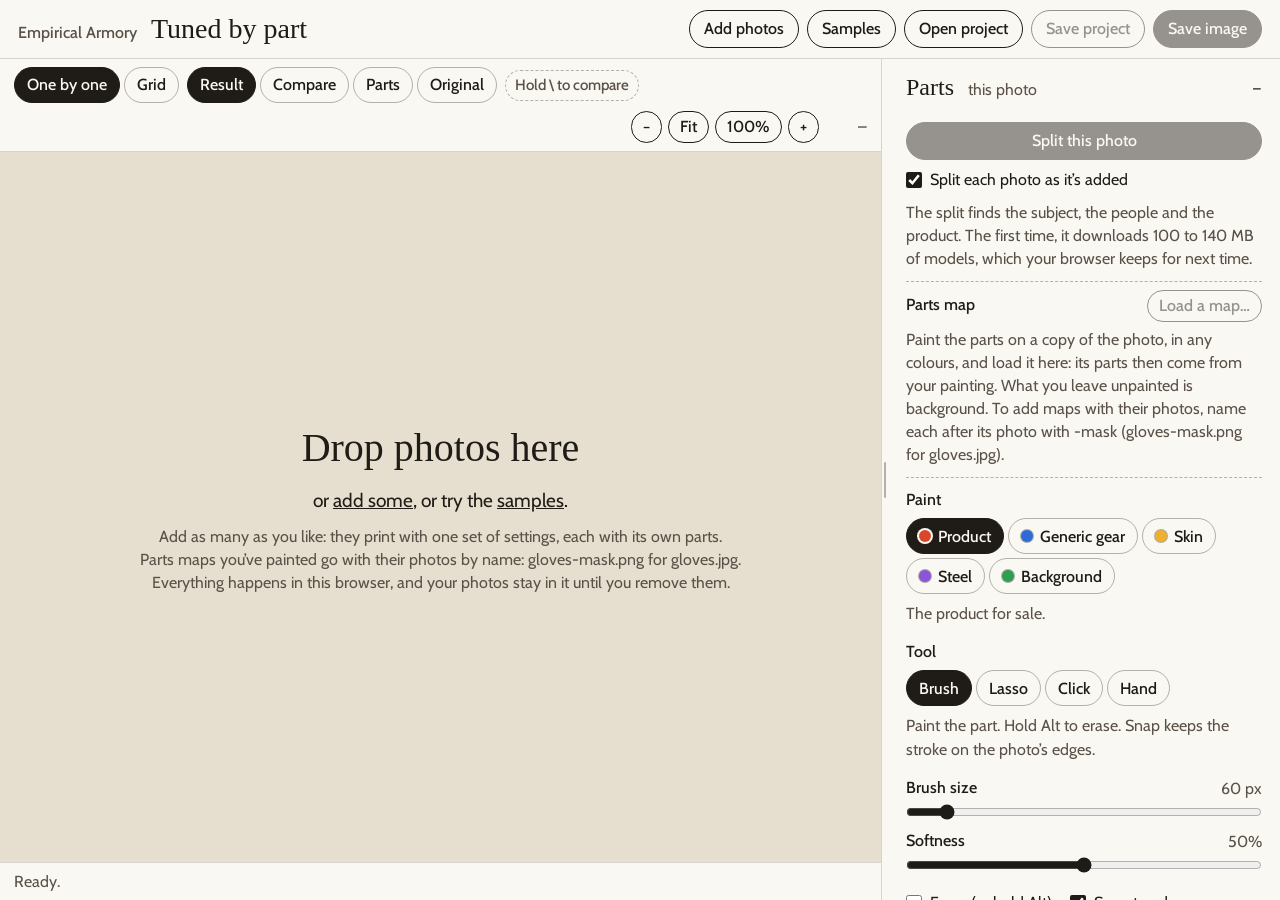
<file: index.html>
<!doctype html>
<html lang="en">
<head>
<meta charset="utf-8">
<meta name="viewport" content="width=device-width, initial-scale=1">
<title>Tuned by part · Empirical Armory</title>
<meta name="description" content="Print a batch of photos in Empirical Armory's inks with the toned colour, tuned part by part: the product, generic gear, skin and the background.">
<link rel="preconnect" href="https://fonts.googleapis.com">
<link rel="preconnect" href="https://fonts.gstatic.com" crossorigin>
<link rel="stylesheet" href="https://fonts.googleapis.com/css2?family=Cabin:wght@400;500;600&family=IM+Fell+English&display=swap">
<link rel="stylesheet" href="assets/ea.css">
<link rel="stylesheet" href="src/tuner.css">
<link rel="icon" href="data:image/svg+xml,%3Csvg xmlns='http://www.w3.org/2000/svg' viewBox='0 0 32 32'%3E%3Crect width='32' height='32' rx='6' fill='%231F1B16'/%3E%3Ccircle cx='16' cy='16' r='8' fill='%23E6DFCF'/%3E%3C/svg%3E">
</head>
<body>
<header class="top">
  <div class="title"><span class="home">Empirical Armory</span><h1>Tuned by part</h1></div>
  <div class="file">
    <label class="btn" title="Add photos (or drop them on the page, a folder too)">Add photos<input type="file" id="fileInput" accept="image/*" multiple hidden></label>
    <button class="btn" id="btnSamples" type="button">Samples</button>
    <label class="btn" title="Open a project (.tuned.zip, or an older .tuned.json)">Open project<input type="file" id="projInput" accept=".zip,.json,application/zip,application/json" hidden></label>
    <button class="btn" id="btnSaveProject" type="button" disabled title="Save the batch: every photo, its parts and the settings">Save project</button>
    <button class="btn" id="btnExportAll" type="button" hidden>Save all</button>
    <button class="btn primary" id="btnExport" type="button" disabled title="Save this photo (Cmd/Ctrl+S)">Save image</button>
  </div>
</header>

<main class="app" id="app">
  <section class="viewer" aria-label="Photos">
    <div class="viewtools">
      <div class="seg" id="segDisplay" role="group" aria-label="Display">
        <button type="button" data-v="one" aria-pressed="true" title="One photo at a time, with the batch below it (G)">One by one</button>
        <button type="button" data-v="grid" aria-pressed="false" title="The whole batch as a grid (G)">Grid</button>
      </div>
      <div class="seg" id="segView" role="group" aria-label="Show">
        <button type="button" data-v="result" aria-pressed="true" title="The printed result (R)">Result</button>
        <button type="button" data-v="compare" aria-pressed="false" title="The original and the result either side of a line you drag (V)">Compare</button>
        <button type="button" data-v="parts" aria-pressed="false" title="The parts over the photo, each in its own colour (P)">Parts</button>
        <button type="button" data-v="original" aria-pressed="false" title="The photo as it came (O)">Original</button>
      </div>
      <button type="button" class="holdbtn" id="btnHold" aria-pressed="false" title="Hold this, or hold the \ key, to see the original for as long as you hold">Hold \ to compare</button>
      <div class="nav" id="nav" hidden>
        <button class="btn small" type="button" id="navPrev" aria-label="Previous photo" title="Previous photo (←)">‹</button>
        <span class="pos" id="navPos">1 of 1</span>
        <button class="btn small" type="button" id="navNext" aria-label="Next photo" title="Next photo (→)">›</button>
      </div>
      <div class="zoom" id="zoomTools">
        <button class="btn small" type="button" id="zoomOut" aria-label="Zoom out">−</button>
        <button class="btn small" type="button" id="zoomFit" title="Fit (F)">Fit</button>
        <button class="btn small" type="button" id="zoom100" title="Actual pixels">100%</button>
        <button class="btn small" type="button" id="zoomIn" aria-label="Zoom in">+</button>
        <span class="zv" id="zoomVal">–</span>
      </div>
      <div class="gridtools" id="gridTools" hidden>
        <label class="tsize"><span>Size</span><input type="range" id="tileSize" min="110" max="560" step="10" value="220" aria-label="Tile size"></label>
        <button class="btn small" type="button" id="btnRemoveAll">Remove all</button>
      </div>
    </div>
    <div class="viewarea" id="viewarea">
      <div class="viewport" id="viewport" tabindex="0" aria-label="Photo canvas: drop photos here">
        <div class="stage" id="stage">
          <canvas id="glCanvas"></canvas>
          <canvas id="origCanvas"></canvas>
          <canvas id="overlayCanvas"></canvas>
        </div>
        <canvas id="uiCanvas"></canvas>
        <div class="empty" id="empty">
          <h2>Drop photos here</h2>
          <p>or <label class="link">add some<input type="file" id="fileInput2" accept="image/*" multiple hidden></label>, or try the <button type="button" class="link" id="btnSamples2">samples</button>.</p>
          <p class="small">Add as many as you like: they print with one set of settings, each with its own parts.<br>Parts maps you’ve painted go with their photos by name: gloves-mask.png for gloves.jpg.<br>Everything happens in this browser, and your photos stay in it until you remove them.</p>
        </div>
      </div>
      <div class="grid" id="grid" hidden role="listbox" aria-label="The batch" tabindex="0"></div>
      <div class="legend" id="legend" hidden aria-label="Parts colours"></div>
    </div>
    <div class="film" id="film" hidden role="listbox" aria-label="The batch"></div>
    <div class="status" id="status" role="status" aria-live="polite">Ready.</div>
  </section>

  <div class="splitter" id="splitter" role="separator" aria-orientation="vertical" aria-label="Resize the side panel" tabindex="0" title="Drag to resize; double-click to reset"></div>

  <aside class="panel" id="panel" aria-label="Settings">
    <details class="sec" open>
      <summary><span>Parts <span class="scope">this photo</span></span></summary>
      <div class="row">
        <button class="btn primary" type="button" id="btnSplit" disabled>Split this photo again</button>
        <label class="chk"><input type="checkbox" id="chkAutoSplit" checked> Split each photo as it’s added</label>
      </div>
      <p class="note" id="splitNote">The split finds the subject, the people and the product. The first time, it downloads 100 to 140 MB of models, which your browser keeps for next time.</p>
      <div class="row" id="rowWhole" hidden>
        <span class="lab">The whole subject is</span>
        <div class="btns"><button class="btn small" type="button" data-whole="gear"><span class="dot" data-part="gear"></span>Product</button><button class="btn small" type="button" data-whole="kit"><span class="dot" data-part="kit"></span>Generic gear</button></div>
      </div>
      <div class="mapbox" id="mapBox">
        <div class="maphead">
          <span class="lab">Parts map</span>
          <label class="btn small" id="btnMapLoad" title="An image of this photo with its parts painted in colours of your own"><span class="t">Load a map…</span><input type="file" id="mapInput" accept="image/*" multiple hidden></label>
          <button class="mini" type="button" id="btnMapRemove" hidden>Remove</button>
        </div>
        <p class="hint" id="mapHint">Paint the parts on a copy of the photo, in any colours, and load it here: its parts then come from your painting. What you leave unpainted is background. To add maps with their photos, name each after its photo with -mask (gloves-mask.png for gloves.jpg).</p>
        <div class="mapon" id="mapOn" hidden>
          <p class="note" id="mapInfo"></p>
          <div class="mapkey" id="mapKey" role="table" aria-label="The map’s colours and their parts"></div>
          <div class="row tight" id="rowUnmarked">
            <span class="lab">Not painted</span>
            <div class="seg" id="segUnmarked" role="group" aria-label="What isn’t painted">
              <button type="button" data-v="place" aria-pressed="true">Background</button>
              <button type="button" data-v="auto" aria-pressed="false">The auto split</button>
            </div>
          </div>
          <label class="chk"><input type="checkbox" id="chkMapSnap" checked> Snap the map’s edges to the photo’s</label>
          <div class="btns"><button class="btn small" type="button" id="btnMapApply" hidden>Re-apply the map</button></div>
          <p class="hint">Each colour’s part, Not painted and Snap hold for every photo’s map.</p>
        </div>
      </div>
      <div class="row">
        <span class="lab">Paint</span>
        <div class="seg parts" id="segPart" role="group" aria-label="Part to paint"></div>
        <p class="hint" id="partHint"></p>
      </div>
      <div class="row">
        <span class="lab">Tool</span>
        <div class="seg" id="segTool" role="group" aria-label="Tool">
          <button type="button" data-v="brush" aria-pressed="true" title="Brush (B)">Brush</button>
          <button type="button" data-v="lasso" aria-pressed="false" title="Lasso, point by point (L)">Lasso</button>
          <button type="button" data-v="click" aria-pressed="false" title="Click an object to select it (C)">Click</button>
          <button type="button" data-v="hand" aria-pressed="false" title="Move the view (H, or hold Space)">Hand</button>
        </div>
        <p class="hint" id="toolHint"></p>
      </div>
      <div class="row" id="rowBrush">
        <label class="sl"><span class="lab">Brush size</span><input type="range" id="brushSize" min="2" max="600" step="1" value="60"><output id="brushSizeV">60 px</output></label>
        <label class="sl"><span class="lab">Softness</span><input type="range" id="brushSoft" min="0" max="100" step="1" value="50"><output id="brushSoftV">50%</output></label>
      </div>
      <div class="row inline">
        <label class="chk"><input type="checkbox" id="chkErase"> Erase (or hold Alt)</label>
        <label class="chk"><input type="checkbox" id="chkSnap" checked> Snap to edges</label>
      </div>
      <div class="row">
        <label class="sl"><span class="lab">Parts overlay</span><input type="range" id="overlayOp" min="10" max="100" step="1" value="55"><output id="overlayOpV">55%</output></label>
      </div>
      <div class="row btns">
        <button class="btn small" type="button" id="btnUndo" disabled title="Undo (Cmd/Ctrl+Z)">Undo</button>
        <button class="btn small" type="button" id="btnRedo" disabled title="Redo (Shift+Cmd/Ctrl+Z)">Redo</button>
        <button class="btn small" type="button" id="btnClearPart" disabled>Clear this part</button>
        <button class="btn small" type="button" id="btnClearAll" disabled>Clear all parts</button>
      </div>
    </details>

    <details class="sec" open>
      <summary><span>Colour by part <span class="scope">every photo</span></span></summary>
      <div class="row">
        <span class="lab">Mixes</span>
        <div class="seg" id="segMix" role="group" aria-label="Mixes"></div>
        <p class="hint" id="mixHint"></p>
      </div>
      <div id="partsColour"></div>
      <div class="row">
        <span class="lab">Your presets</span>
        <div class="btns"><button class="btn small" type="button" id="btnSavePreset">Save these settings</button></div>
        <ul class="presets" id="presetList"></ul>
      </div>
    </details>

    <details class="sec">
      <summary><span>Ink <span class="scope">every photo</span></span></summary>
      <div class="row">
        <div class="seg" id="segInk" role="group" aria-label="Ink">
          <button type="button" data-v="fine" aria-pressed="true">Fine ink</button>
          <button type="button" data-v="story" aria-pressed="false">Story ink</button>
        </div>
        <p class="hint">Fine ink, a clean duotone, sells the product. Story ink, with the gravure grain, tells people, places and the story (D116).</p>
      </div>
      <div class="grp" id="grpFine">
        <label class="sl"><span class="lab">Black point</span><input type="range" data-p="ink.fine.blackPct" min="0" max="5" step="0.1"><output></output></label>
        <label class="sl"><span class="lab">White point</span><input type="range" data-p="ink.fine.whitePct" min="90" max="100" step="0.1"><output></output></label>
        <label class="chk"><input type="checkbox" data-p="ink.fine.whiteFromPlace"> White point from the background, so a sweep lands exactly on the paper</label>
        <label class="sl"><span class="lab">Curve</span><input type="range" data-p="ink.fine.curve" min="0" max="1" step="0.01"><output></output></label>
        <label class="sl"><span class="lab">Highlights to the substrate</span><input type="range" data-p="ink.fine.roll" min="0.02" max="0.3" step="0.01"><output></output></label>
        <label class="chk"><input type="checkbox" data-p="ink.fine.dither"> Dither against banding</label>
      </div>
      <div class="grp" id="grpStory" hidden>
        <label class="sl"><span class="lab">White point</span><input type="range" data-p="ink.story.whitePct" min="90" max="100" step="0.1"><output></output></label>
        <label class="sl"><span class="lab">Black point</span><input type="range" data-p="ink.story.blackPct" min="0" max="5" step="0.1"><output></output></label>
        <label class="sl"><span class="lab">Contrast</span><input type="range" data-p="ink.story.gamma" min="0.5" max="1.8" step="0.01"><output></output></label>
        <label class="sl"><span class="lab">Grain</span><input type="range" data-p="ink.story.grain" min="0" max="0.6" step="0.01"><output></output></label>
        <label class="sl"><span class="lab">Grain size</span><input type="range" data-p="ink.story.grainSize" min="0.3" max="2.5" step="0.05"><output></output></label>
        <label class="sl"><span class="lab">Highlights to the substrate</span><input type="range" data-p="ink.story.roll" min="0.02" max="0.3" step="0.01"><output></output></label>
      </div>
      <div class="row">
        <span class="lab">Ink colours</span>
        <div class="colours">
          <label><input type="color" data-p="ink.colours.ink"> Ink</label>
          <label><input type="color" data-p="ink.colours.paper"> Paper</label>
          <label><input type="color" data-p="ink.colours.sub"> Substrate</label>
        </div>
        <div class="btns"><button class="btn small" type="button" id="btnInkReset">Back to the house inks</button></div>
      </div>
      <div class="row">
        <span class="lab">White balance</span>
        <div class="seg" id="segWB" role="group" aria-label="White balance">
          <button type="button" data-v="auto" aria-pressed="true">Auto</button>
          <button type="button" data-v="pick" aria-pressed="false">Pick a grey</button>
          <button type="button" data-v="off" aria-pressed="false">Off</button>
        </div>
        <label class="sl"><span class="lab">Strength</span><input type="range" data-p="wb.strength" min="0" max="1" step="0.05"><output></output></label>
        <p class="hint" id="wbHint">Auto balances each photo on its own brightest near-greys. In a warm room, 60% keeps some warmth (D121).</p>
      </div>
    </details>

    <details class="sec" id="secExport">
      <summary><span>Save</span></summary>
      <div class="row">
        <span class="lab">Format</span>
        <div class="seg" id="segFormat" role="group" aria-label="Format">
          <button type="button" data-v="jpeg" aria-pressed="true">JPEG</button>
          <button type="button" data-v="png" aria-pressed="false">PNG</button>
          <button type="button" data-v="webp" aria-pressed="false">WebP</button>
        </div>
        <label class="sl" id="rowQuality"><span class="lab">Quality</span><input type="range" id="exportQ" min="50" max="100" step="1" value="88"><output id="exportQV">88</output></label>
      </div>
      <div class="row">
        <label class="field"><span class="lab">File name of this photo</span><input type="text" id="exportName" placeholder="gabriel-01-main" spellcheck="false"></label>
        <p class="hint" id="saveSize">Each photo is saved at its own size.</p>
      </div>
      <div class="row btns">
        <button class="btn primary" type="button" id="btnExport2" disabled>Save this photo</button>
        <button class="btn" type="button" id="btnExportAll2" hidden>Save all</button>
      </div>
      <p class="hint">The ink is drawn at full size, so story ink’s grain stays crisp. Transparent backgrounds save as PNG. Save all makes one .zip.</p>
    </details>
  </aside>
</main>

<dialog id="samplesDlg" aria-labelledby="samplesTitle">
  <form method="dialog" class="dlg">
    <div class="dlghead"><h2 id="samplesTitle">Samples</h2><button class="btn small" value="close">Close</button></div>
    <p class="hint">Openly licensed stand-ins, to try the tool before your own photos. <button type="button" class="link" id="btnAllSamples">Add all five</button></p>
    <div class="samplegrid" id="sampleGrid"></div>
  </form>
</dialog>

<dialog id="presetDlg" aria-labelledby="presetTitle">
  <form method="dialog" class="dlg small">
    <div class="dlghead"><h2 id="presetTitle">Save these settings</h2></div>
    <label class="field"><span class="lab">Name</span><input type="text" id="presetName" required placeholder="e.g. Gloves on paper"></label>
    <div class="btns end"><button class="btn" value="cancel" formnovalidate>Cancel</button><button class="btn primary" value="save">Save</button></div>
  </form>
</dialog>

<dialog id="confirmDlg" aria-labelledby="confirmTitle">
  <form method="dialog" class="dlg small">
    <div class="dlghead"><h2 id="confirmTitle">Remove?</h2></div>
    <p id="confirmText"></p>
    <div class="btns end"><button class="btn" value="cancel">Cancel</button><button class="btn primary" value="ok" id="confirmOk">Remove</button></div>
  </form>
</dialog>

<script type="module" src="src/app.js"></script>
</body>
</html>
</file>
<file: assets/ea.css>
/* Empirical Armory house tokens, shared by the photo tools. Type follows D102: Fell only at 24px and above,
   Cabin for reading (19px body, 16px small) and Medium for labels; no italics, letter-spacing or small caps. */
:root {
  --ink: #1F1B16;
  --faded: #5A5148;
  --paper: #E6DFCF;
  --sub: #FAF8F3;
  --toned: #D7CAB3;
  --foxing: #C3A57F;
  --verm: #AA3611;
  --line: rgba(31, 27, 22, 0.16);
  --line-strong: rgba(31, 27, 22, 0.32);
  --fell: 'IM Fell English', Georgia, serif;
  --cabin: Cabin, system-ui, -apple-system, 'Segoe UI', sans-serif;
}
* { box-sizing: border-box; }
html, body { margin: 0; }
body { background: var(--paper); color: var(--ink); font: 400 16px/1.45 var(--cabin); -webkit-font-smoothing: antialiased; }
h1, h2, h3 { font-family: var(--fell); font-weight: 400; margin: 0; }
p { margin: 0; }
a { color: var(--ink); }
button, input, select { font: inherit; color: inherit; }
:focus-visible { outline: 2px solid var(--verm); outline-offset: 2px; }
[hidden] { display: none !important; }

.btn { display: inline-flex; align-items: center; justify-content: center; gap: 6px; font: 500 16px/1.2 var(--cabin); border: 1px solid var(--ink); background: transparent; color: var(--ink); padding: 7px 14px; min-height: 38px; border-radius: 999px; cursor: pointer; white-space: nowrap; text-decoration: none; }
.btn:hover { background: rgba(31, 27, 22, 0.06); }
.btn.primary { background: var(--ink); color: var(--sub); }
.btn.primary:hover { background: #3a332b; }
.btn:disabled { opacity: 0.45; cursor: default; }
.btn.small { min-height: 32px; padding: 4px 11px; }

.seg { display: inline-flex; flex-wrap: wrap; gap: 4px; }
.seg button { font: 500 16px/1.2 var(--cabin); border: 1px solid var(--line-strong); background: transparent; color: var(--ink); padding: 6px 12px; min-height: 36px; border-radius: 999px; cursor: pointer; }
.seg button:hover { border-color: var(--ink); }
.seg button[aria-pressed='true'] { background: var(--ink); color: var(--sub); border-color: var(--ink); }
</file>
<file: src/tuner.css>
html, body { height: 100%; }
body { display: grid; grid-template-rows: auto 1fr; overflow: hidden; }

.top { display: flex; align-items: center; justify-content: space-between; gap: 12px 20px; flex-wrap: wrap; padding: 10px 18px; background: var(--sub); border-bottom: 1px solid var(--line); }
.top .title { display: flex; align-items: baseline; gap: 14px; }
.top .home { font: 500 16px var(--cabin); color: var(--faded); }
.top h1 { font-size: 28px; line-height: 1.1; }
.top .file { display: flex; flex-wrap: wrap; gap: 8px; }

/* the photo area, a handle to drag, and the panel (its width is yours: --panel-w) */
.app { display: grid; grid-template-columns: minmax(0, 1fr) 7px var(--panel-w, 392px); min-height: 0; }
.viewer { display: grid; grid-template-rows: auto minmax(0, 1fr) auto auto; min-width: 0; min-height: 0; }
.viewtools { display: flex; align-items: center; gap: 8px 8px; flex-wrap: wrap; padding: 8px 14px; border-bottom: 1px solid var(--line); background: var(--sub); }
.viewtools .holdbtn { font: 500 15px/1 var(--cabin); color: var(--faded); background: none; border: 1px dashed var(--line-strong); border-radius: 999px; padding: 7px 9px; cursor: pointer; user-select: none; touch-action: none; white-space: nowrap; }
.viewtools .holdbtn:hover { color: var(--ink); border-color: var(--ink); }
.viewtools .holdbtn.on { color: var(--sub); background: var(--ink); border: 1px solid var(--ink); }
.viewtools .holdbtn:focus-visible { outline: 2px solid var(--verm); outline-offset: 2px; }
.viewtools .nav { display: flex; align-items: center; gap: 6px; }
.viewtools .nav .pos { min-width: 50px; text-align: center; color: var(--faded); font-variant-numeric: tabular-nums; }
.viewtools .zoom, .viewtools .gridtools { margin-left: auto; display: flex; align-items: center; gap: 6px; }
.viewtools .zv { min-width: 42px; text-align: right; color: var(--faded); font-variant-numeric: tabular-nums; }
.viewtools .tsize { display: flex; align-items: center; gap: 8px; color: var(--faded); }
.viewtools .tsize input { width: 140px; accent-color: var(--ink); }

.splitter { cursor: col-resize; background: var(--sub); border-left: 1px solid var(--line); position: relative; touch-action: none; outline: none; }
.splitter::after { content: ''; position: absolute; top: 50%; left: 2px; width: 2px; height: 36px; margin-top: -18px; border-radius: 2px; background: var(--line-strong); }
.splitter:hover::after, .splitter:focus-visible::after, .splitter.dragging::after { background: var(--ink); }
.splitter:focus-visible { box-shadow: inset 0 0 0 2px var(--verm); }
body.resizing, body.resizing * { cursor: col-resize !important; user-select: none; }

.viewarea { position: relative; min-height: 0; min-width: 0; display: grid; }
.viewarea > * { grid-area: 1 / 1; }
.viewport { position: relative; overflow: hidden; background: var(--paper); outline: none; cursor: crosshair; touch-action: none; min-height: 0; }
.viewport.tool-hand, .viewport.space { cursor: grab; }
.viewport.grabbing { cursor: grabbing; }
.viewport.tool-click { cursor: pointer; }
.viewport.picking { cursor: copy; }
.viewport.tool-brush { cursor: none; }
.viewport.wipe { cursor: ew-resize; }
.viewport.dragover, .grid.dragover { box-shadow: inset 0 0 0 3px var(--verm); }
/* with no photo there's nothing to paint or compare: the ordinary pointer (the links keep their hand) */
body:not(.has-photo) .viewport, .viewport.nophoto { cursor: default; }
.stage { position: absolute; left: 0; top: 0; transform-origin: 0 0; box-shadow: 0 0 0 1px rgba(31, 27, 22, 0.18), 0 6px 24px rgba(31, 27, 22, 0.12); }
.stage canvas { position: absolute; inset: 0; width: 100%; height: 100%; display: block; }
.stage.pixelated canvas { image-rendering: pixelated; }
.transparent .stage, .transparent .tbox canvas { background-color: #fff; background-image: linear-gradient(45deg, #d9d4ca 25%, transparent 25%), linear-gradient(-45deg, #d9d4ca 25%, transparent 25%), linear-gradient(45deg, transparent 75%, #d9d4ca 75%), linear-gradient(-45deg, transparent 75%, #d9d4ca 75%); background-size: 24px 24px; background-position: 0 0, 0 12px, 12px -12px, -12px 0; }
.transparent .tbox canvas { background-size: 12px 12px; background-position: 0 0, 0 6px, 6px -6px, -6px 0; }
#uiCanvas { position: absolute; left: 0; top: 0; pointer-events: none; }
.empty { position: absolute; inset: 0; display: grid; place-content: center; text-align: center; gap: 10px; padding: 24px; }
.empty h2 { font-size: 40px; }
.empty p { font-size: 19px; }
.empty .small { font-size: 16px; color: var(--faded); }
.link { font: inherit; color: var(--ink); text-decoration: underline; background: none; border: 0; padding: 0; cursor: pointer; }
.has-photo .empty { display: none; }
body:not(.has-photo) .stage { visibility: hidden; }

/* the parts' colours, named */
.legend { align-self: end; justify-self: start; margin: 10px; z-index: 3; display: flex; flex-wrap: wrap; gap: 4px 12px; padding: 6px 10px; background: rgba(250, 248, 243, 0.92); border: 1px solid var(--line); border-radius: 10px; font: 500 15px/1.3 var(--cabin); pointer-events: none; }
.legend span { display: inline-flex; align-items: center; gap: 6px; }
.viewarea.grid-on .legend { align-self: start; margin: 12px 14px; }
.viewarea.grid-on.legend-on .grid { padding-top: 58px; }
.dot { display: inline-block; width: 12px; height: 12px; border-radius: 50%; flex: none; box-shadow: 0 0 0 1px rgba(31, 27, 22, 0.35); }
.seg.parts button { display: inline-flex; align-items: center; gap: 7px; }
.seg.parts button[aria-pressed='true'] .dot { box-shadow: 0 0 0 2px var(--sub); }
.btns .btn .dot { margin-right: 2px; }

/* the batch as a grid */
.grid { overflow-y: auto; padding: 14px; background: var(--paper); display: grid; grid-template-columns: repeat(auto-fill, minmax(var(--tile, 220px), 1fr)); gap: 14px; align-content: start; outline: none; }
.tile { display: grid; gap: 6px; cursor: pointer; border-radius: 10px; padding: 6px; outline: none; }
.tile:hover { background: rgba(31, 27, 22, 0.05); }
.tile[aria-selected='true'] { background: var(--sub); box-shadow: 0 0 0 2px var(--ink); }
.tile:focus-visible { box-shadow: 0 0 0 2px var(--verm); }
.tbox { position: relative; aspect-ratio: 1; display: grid; place-items: center; background: rgba(31, 27, 22, 0.04); border-radius: 6px; overflow: hidden; }
.tbox canvas { max-width: 100%; max-height: 100%; display: block; box-shadow: 0 0 0 1px rgba(31, 27, 22, 0.12); }
.tname { display: flex; align-items: center; gap: 6px; min-width: 0; }
.tname .n { flex: 1; min-width: 0; overflow: hidden; text-overflow: ellipsis; white-space: nowrap; font-size: 15px; }
.badge { position: absolute; left: 6px; top: 6px; font: 500 13px/1 var(--cabin); padding: 4px 7px; border-radius: 999px; background: rgba(250, 248, 243, 0.92); color: var(--faded); box-shadow: 0 0 0 1px var(--line); }
.badge:empty { display: none; }
.badge.err { color: var(--verm); }
.x { width: 26px; height: 26px; flex: none; border-radius: 50%; border: 1px solid transparent; background: transparent; color: var(--faded); font: 500 18px/1 var(--cabin); cursor: pointer; display: grid; place-items: center; padding: 0; }
.x:hover { border-color: var(--line-strong); color: var(--ink); background: var(--sub); }

/* the batch as a strip under the photo */
.film { display: flex; gap: 8px; overflow-x: auto; padding: 8px 12px; border-top: 1px solid var(--line); background: var(--sub); scrollbar-width: thin; }
.thumb { position: relative; flex: none; height: 76px; padding: 3px; border: 0; border-radius: 6px; background: transparent; cursor: pointer; display: grid; place-items: center; }
.thumb canvas { height: 70px; width: auto; display: block; border-radius: 3px; box-shadow: 0 0 0 1px rgba(31, 27, 22, 0.15); }
.thumb:hover { background: rgba(31, 27, 22, 0.06); }
.thumb[aria-selected='true'] { box-shadow: 0 0 0 2px var(--ink); }
.thumb .tb { position: absolute; right: 6px; bottom: 6px; width: 10px; height: 10px; border-radius: 50%; background: var(--faded); box-shadow: 0 0 0 2px var(--sub); }
.thumb .tb[data-s='done'], .thumb .tb[data-s='none'] { display: none; }
.thumb .tb[data-s='running'] { background: var(--foxing); animation: pulse 1s ease-in-out infinite; }
.thumb .tb[data-s='error'] { background: var(--verm); }
@keyframes pulse { 50% { opacity: 0.35; } }

.status { padding: 7px 14px; border-top: 1px solid var(--line); background: var(--sub); color: var(--faded); min-height: 36px; white-space: nowrap; overflow: hidden; text-overflow: ellipsis; }
.status.busy::before { content: ''; display: inline-block; width: 10px; height: 10px; margin-right: 8px; border-radius: 50%; border: 2px solid var(--faded); border-top-color: transparent; animation: spin 0.8s linear infinite; vertical-align: -1px; }
.status.err { color: var(--verm); }
@keyframes spin { to { transform: rotate(360deg); } }

.panel { overflow-y: auto; background: var(--sub); padding-bottom: 48px; min-width: 0; }
.sec { border-bottom: 1px solid var(--line); }
.sec > summary { font: 400 24px/1.2 var(--fell); padding: 14px 18px 12px; cursor: pointer; list-style: none; display: flex; justify-content: space-between; align-items: center; gap: 10px; }
.sec > summary::-webkit-details-marker { display: none; }
.sec > summary::after { content: '+'; font: 400 22px var(--cabin); color: var(--faded); }
.sec[open] > summary::after { content: '−'; }
.sec > summary .scope { font: 400 16px var(--cabin); color: var(--faded); margin-left: 8px; }
.sec > :not(summary) { margin-left: 18px; margin-right: 18px; }
.sec[open] { padding-bottom: 14px; }
.row { display: grid; gap: 8px; padding: 8px 0; }
.row.inline { display: flex; flex-wrap: wrap; gap: 6px 18px; }
.grp { display: grid; gap: 8px; padding: 4px 0 8px; }
.lab { font: 500 16px/1.3 var(--cabin); }
.hint, .note { color: var(--faded); font-size: 16px; }
.note { padding: 2px 0 6px; }
.chk { display: flex; gap: 8px; align-items: flex-start; cursor: pointer; }
.chk input { margin: 4px 0 0; accent-color: var(--ink); width: 16px; height: 16px; flex: none; }
.sl { display: grid; grid-template-columns: 1fr auto; align-items: center; gap: 2px 10px; }
.sl .lab { grid-column: 1; }
.sl output { grid-column: 2; grid-row: 1; color: var(--faded); font-variant-numeric: tabular-nums; }
.sl input[type=range] { grid-column: 1 / -1; width: 100%; accent-color: var(--ink); margin: 2px 0; }
.btns { display: flex; flex-wrap: wrap; gap: 6px; }
.btns.end { justify-content: flex-end; }
.field { display: grid; gap: 4px; }
.field input[type=text] { border: 1px solid var(--line-strong); border-radius: 8px; padding: 8px 10px; background: #fff; min-height: 38px; }
.colours { display: flex; flex-wrap: wrap; gap: 8px 16px; }
.colours label { display: inline-flex; align-items: center; gap: 6px; cursor: pointer; }
input[type=color] { width: 36px; height: 30px; border: 1px solid var(--line-strong); border-radius: 6px; padding: 2px; background: #fff; cursor: pointer; }
.swatches { display: flex; flex-wrap: wrap; gap: 8px; align-items: center; }
.swatches button { width: 36px; height: 36px; border-radius: 50%; border: 1px solid var(--line-strong); cursor: pointer; }
.swatches button[aria-pressed='true'] { box-shadow: 0 0 0 2px var(--sub), 0 0 0 4px var(--ink); }
.swatches label { display: inline-flex; align-items: center; gap: 6px; }

.partc { border-top: 1px solid var(--line); padding: 10px 0; display: grid; gap: 8px; }
.partc .phead { display: flex; align-items: center; gap: 8px; }
.partc .phead .dot { width: 16px; height: 16px; }
.partc .phead .lab { flex: 1; display: flex; align-items: baseline; gap: 8px; min-width: 0; }
.partc .phead .state { font: 400 15px var(--cabin); color: var(--faded); }
.partc .seg[aria-disabled='true'] { opacity: 0.45; pointer-events: none; }
.mini { font: 500 16px var(--cabin); background: none; border: 0; color: var(--faded); text-decoration: underline; cursor: pointer; padding: 2px 0; }
.adv { display: grid; gap: 6px; padding: 2px 0 2px 2px; }
.adv .bgopts { display: grid; gap: 8px; border-top: 1px dashed var(--line-strong); margin-top: 6px; padding-top: 10px; }
/* a parts map: its colours, each with its part */
.mapbox { display: grid; gap: 6px; padding: 8px 0 10px; border-top: 1px dashed var(--line-strong); border-bottom: 1px dashed var(--line-strong); margin: 4px 0; }
.maphead { display: flex; align-items: center; gap: 10px; flex-wrap: wrap; }
.maphead .lab { flex: 1; }
#btnMapLoad[aria-disabled='true'] { opacity: 0.45; pointer-events: none; }
.mapon { display: grid; gap: 8px; }
.mapon .note { padding: 0; }
.mapkey { display: grid; gap: 6px; }
.mk { display: grid; grid-template-columns: 26px 42px minmax(0, 1fr) auto; align-items: center; gap: 8px; }
.mk .sw { width: 26px; height: 26px; border-radius: 6px; box-shadow: inset 0 0 0 1px rgba(31, 27, 22, 0.3); }
.mk .pct { color: var(--faded); font-variant-numeric: tabular-nums; text-align: right; }
.mk select { font: 500 16px var(--cabin); color: var(--ink); background: #fff; border: 1px solid var(--line-strong); border-radius: 8px; padding: 6px 8px; min-height: 36px; min-width: 0; }
.mk .from { color: var(--faded); font-size: 15px; }
.row.tight { padding: 2px 0; }
.thumb .tb[data-s='map'] { background: var(--ink); }
.presets { list-style: none; margin: 0; padding: 0; display: grid; gap: 6px; }
.presets li { display: flex; align-items: center; gap: 8px; }
.presets li .name { flex: 1; overflow: hidden; text-overflow: ellipsis; white-space: nowrap; }

dialog { border: 0; border-radius: 14px; padding: 0; background: var(--sub); color: var(--ink); box-shadow: 0 20px 60px rgba(31, 27, 22, 0.35); max-width: min(980px, calc(100vw - 32px)); width: 100%; }
dialog::backdrop { background: rgba(31, 27, 22, 0.4); }
.dlg { padding: 20px 22px 22px; display: grid; gap: 12px; }
dialog:has(.dlg.small) { max-width: 440px; }
.dlghead { display: flex; justify-content: space-between; align-items: center; gap: 12px; }
.dlghead h2 { font-size: 32px; }
.samplegrid { display: grid; grid-template-columns: repeat(auto-fill, minmax(200px, 1fr)); gap: 16px; }
.samplegrid button { display: grid; gap: 6px; text-align: left; border: 0; padding: 0; background: none; cursor: pointer; }
.samplegrid img { width: 100%; aspect-ratio: 4 / 3; object-fit: cover; border-radius: 8px; background: var(--toned); }
.samplegrid .t { font: 500 16px var(--cabin); }
.samplegrid .c { font-size: 16px; color: var(--faded); }
.samplegrid .c a { color: var(--faded); }

@media (max-width: 900px) {
  body { overflow: auto; height: auto; display: block; }
  .app { grid-template-columns: 1fr; }
  .splitter { display: none; }
  .viewer { height: 78vh; }
  .panel { border-top: 1px solid var(--line); }
}
</file>
